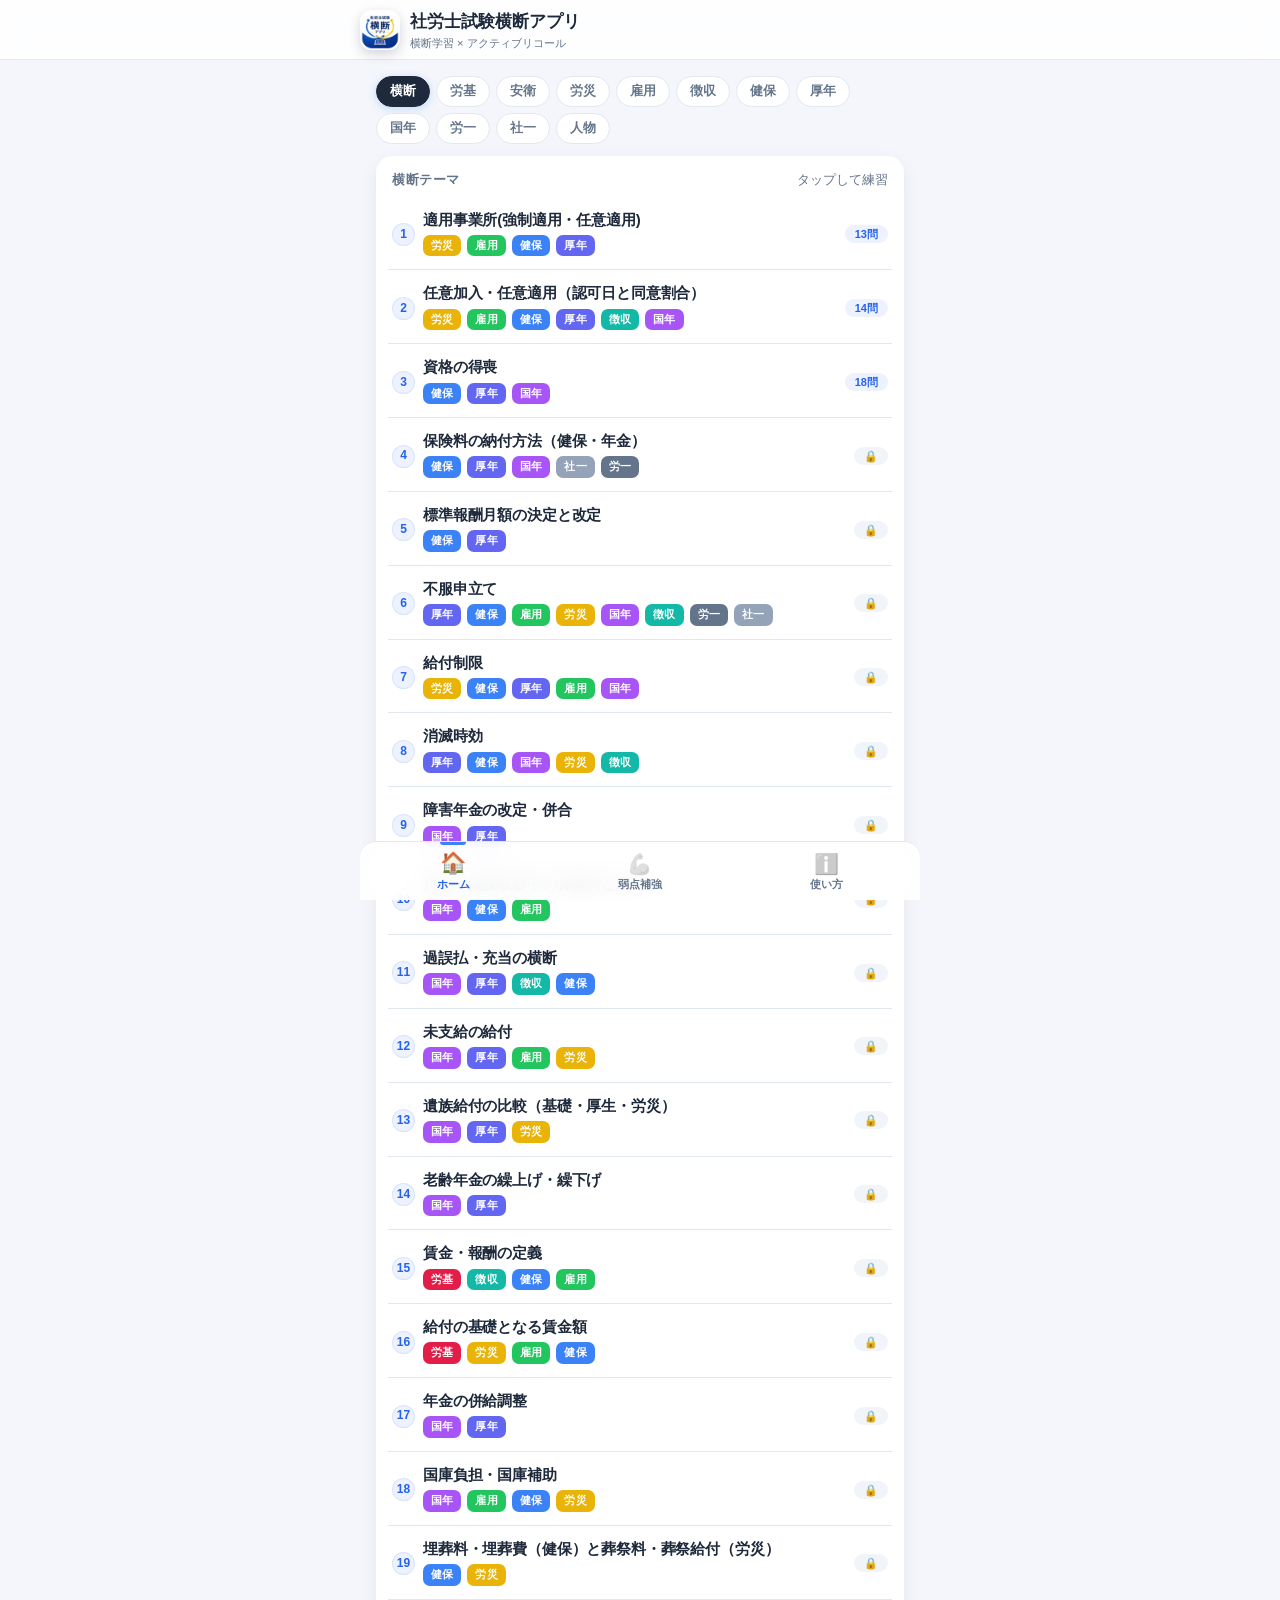
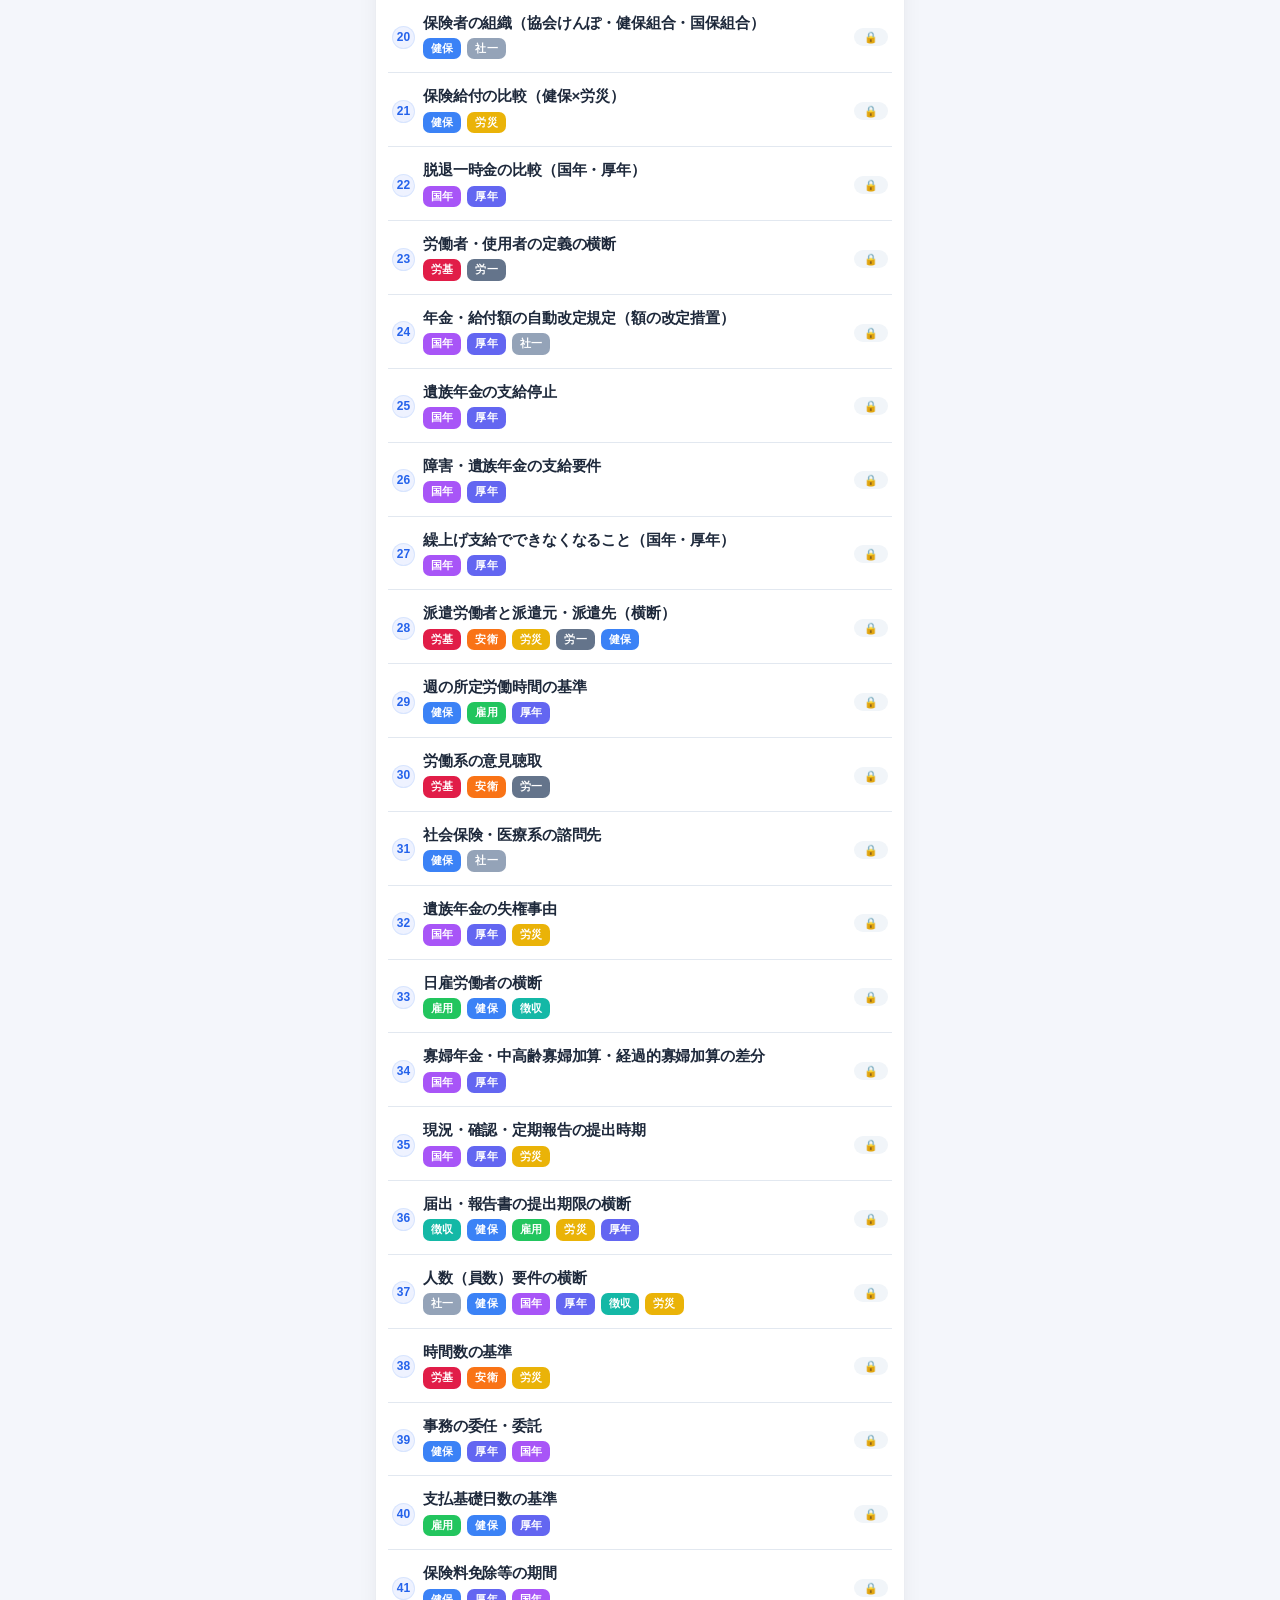
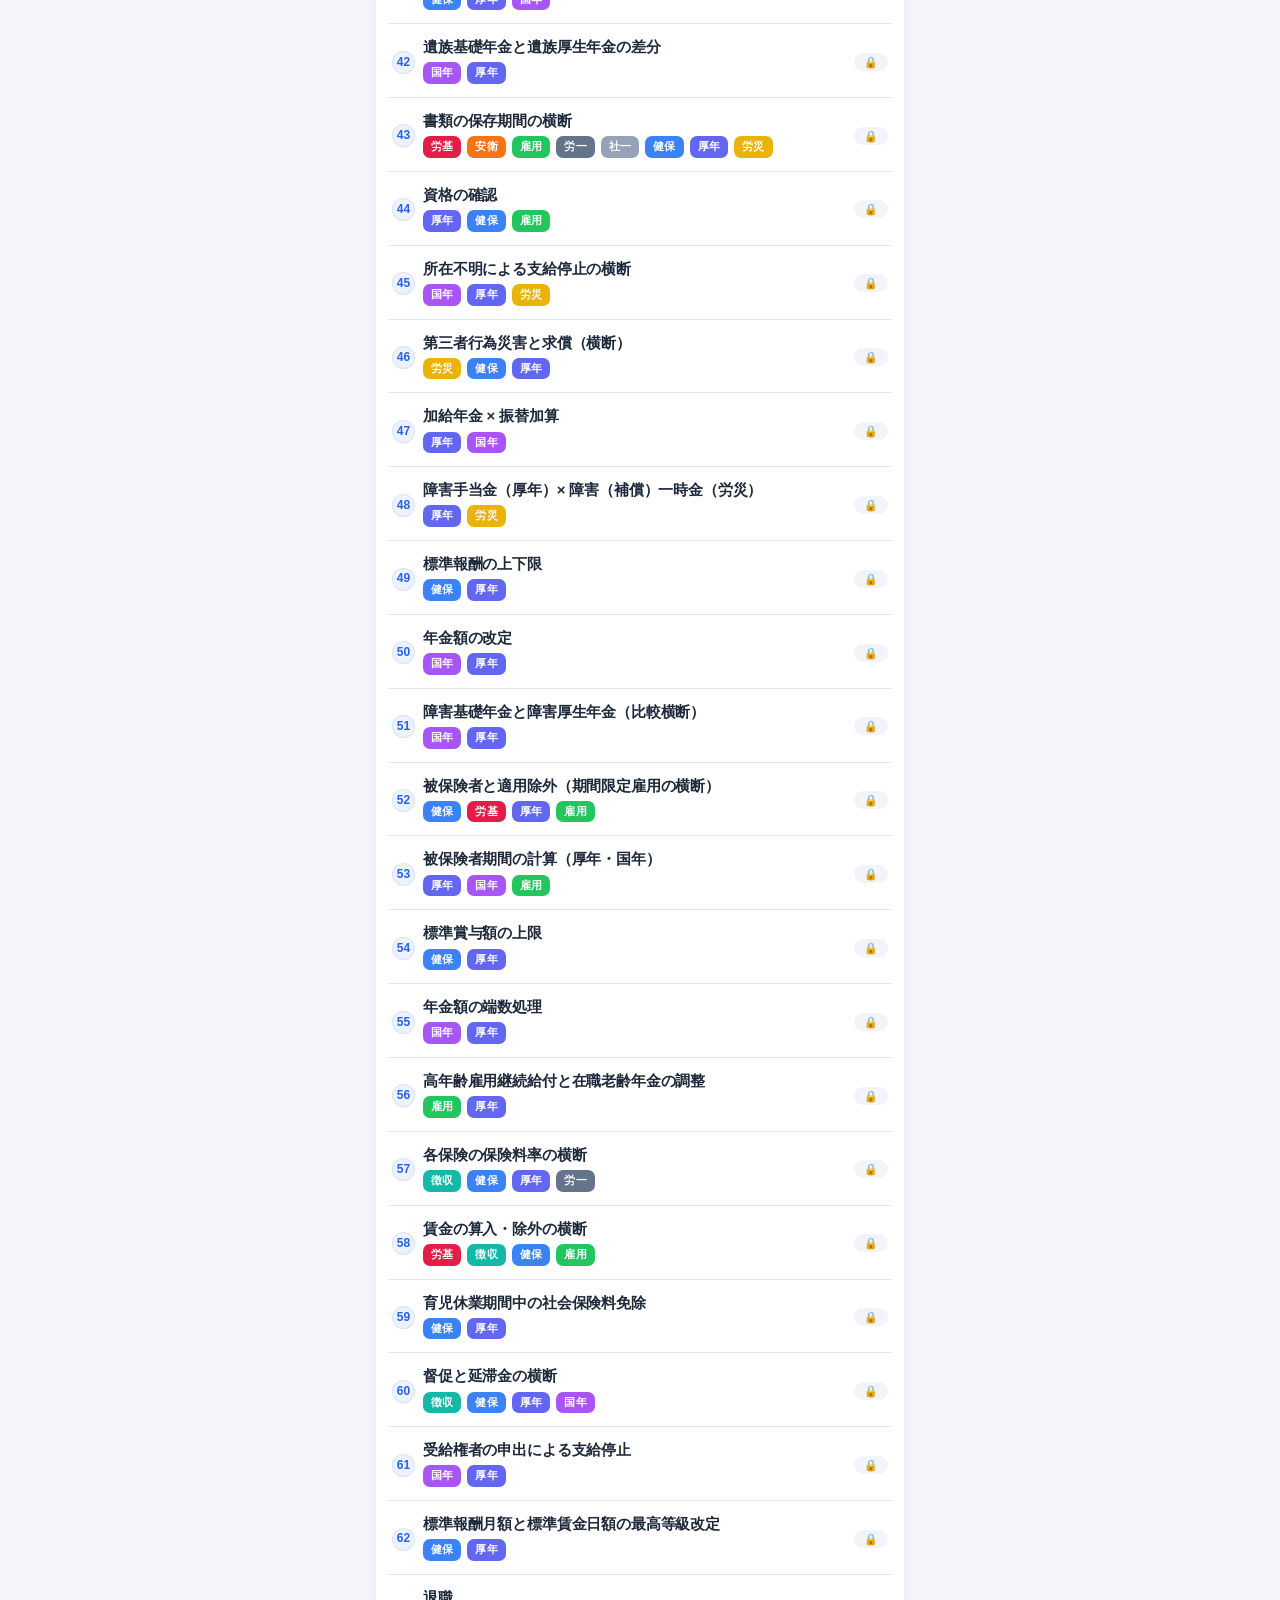
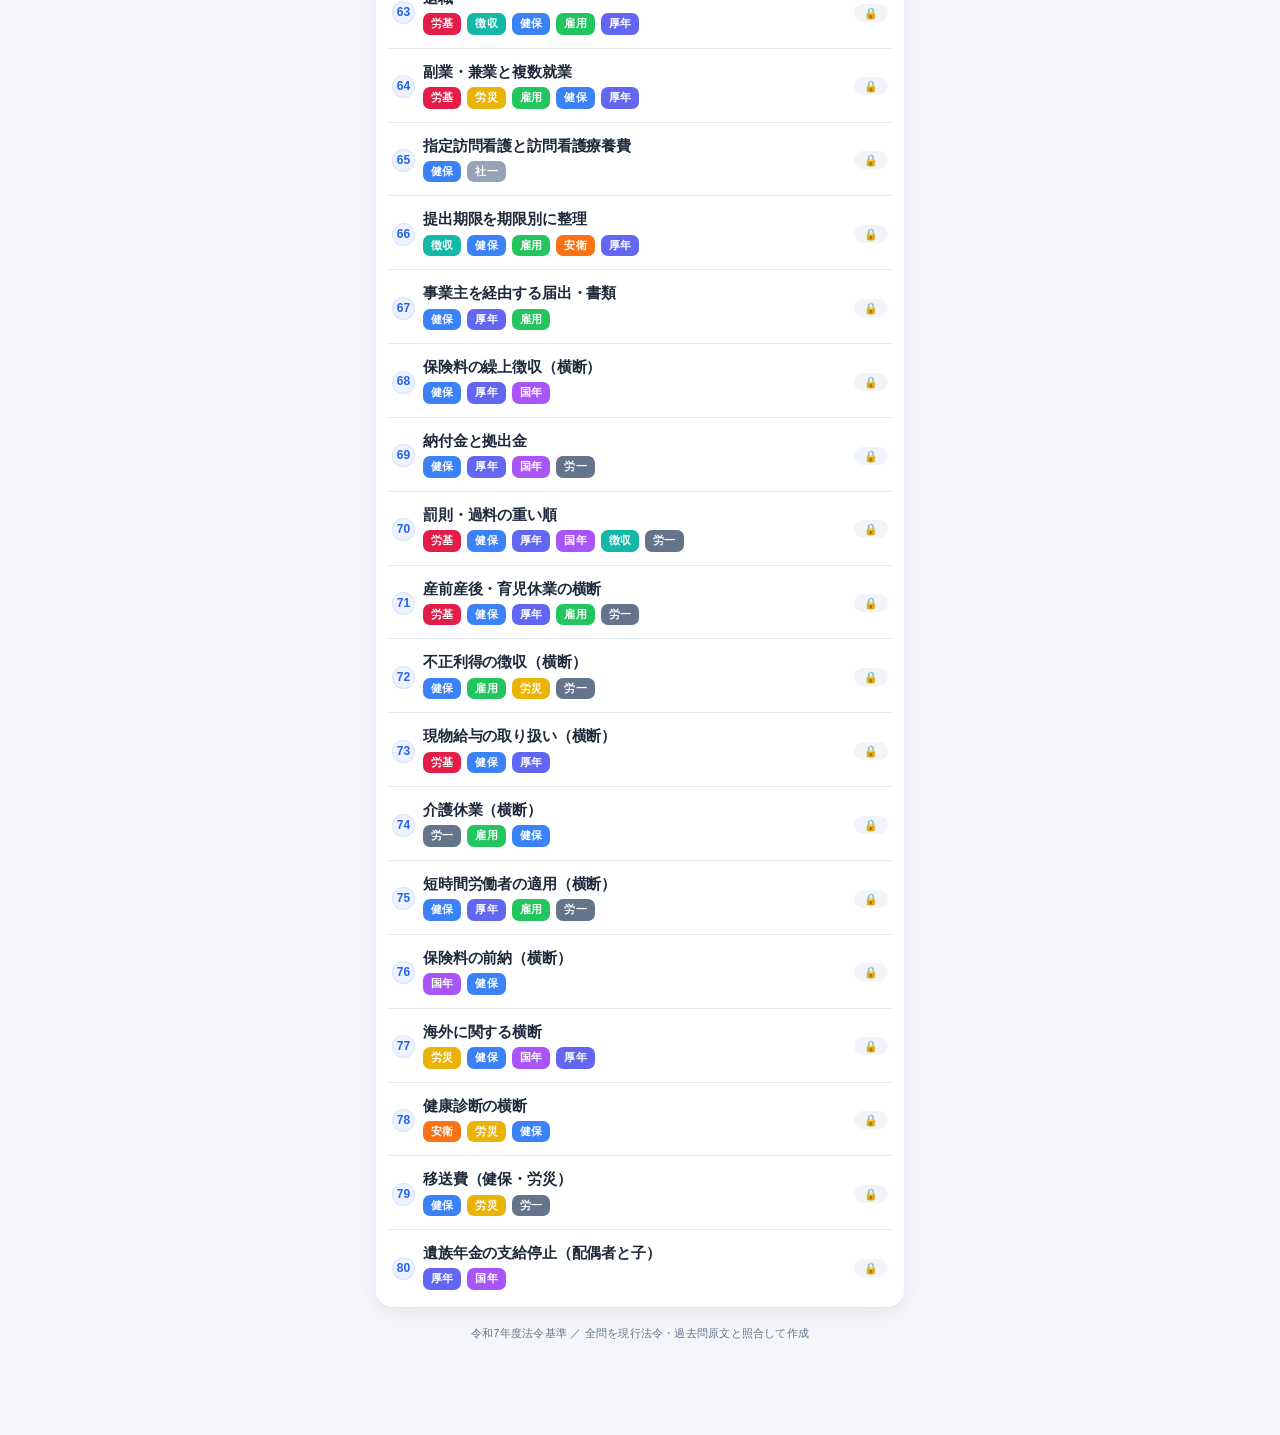
<file: index.html>
<!DOCTYPE html>
<html lang="ja">
<head>
  <meta charset="UTF-8" />
  <meta name="viewport" content="width=device-width, initial-scale=1.0, viewport-fit=cover" />
  <meta name="theme-color" content="#3b82f6" />
  <meta name="mobile-web-app-capable" content="yes" />
  <meta name="apple-mobile-web-app-capable" content="yes" />
  <meta name="apple-mobile-web-app-status-bar-style" content="default" />
  <meta name="apple-mobile-web-app-title" content="横断アプリ" />
  <title>社労士試験横断アプリ</title>
  <meta name="description" content="横断学習 × アクティブリコールで社労士試験に挑む学習アプリ" />
  <link rel="manifest" href="./manifest.webmanifest" />
  <link rel="apple-touch-icon" href="./icons/apple-touch-icon.png" />
  <link rel="icon" type="image/png" sizes="192x192" href="./icons/icon-192.png" />
  <link rel="stylesheet" href="./styles.css" />
</head>
<body>
  <header class="app-header">
    <div class="brand">
      <img class="logo" src="./icons/icon-192.png" alt="社労士試験 横断アプリ" />
      <div>
        <h1>社労士試験横断アプリ</h1>
        <p class="tagline-sm">横断学習 × アクティブリコール</p>
      </div>
    </div>
  </header>

  <main id="view" class="view">
    <div class="boot-splash" aria-hidden="true">
      <img src="./icons/icon-192.png" alt="" width="64" height="64" />
      <p>読み込み中…</p>
    </div>
  </main>

  <!-- スクリーンリーダー向け: 正誤など状態変化の読み上げ用 -->
  <div id="sr-live" class="sr-only" role="status" aria-live="assertive"></div>

  <nav class="bottom-nav" aria-label="主要メニュー">
    <button class="nav-item active" data-route="home" aria-label="ホーム"><span class="ni-ico" aria-hidden="true">🏠</span><span>ホーム</span></button>
    <button class="nav-item" data-route="review" aria-label="弱点補強"><span class="ni-ico" aria-hidden="true">💪</span><span>弱点補強</span></button>
    <button class="nav-item" data-route="info" aria-label="使い方"><span class="ni-ico" aria-hidden="true">ℹ️</span><span>使い方</span></button>
  </nav>

  <script src="./js/content.js" defer></script>
  <script src="./js/srs.js" defer></script>
  <script src="./js/storage.js" defer></script>
  <script src="./js/import.js" defer></script>
  <script src="./js/app.js" defer></script>
  <script src="./js/billing.js" defer></script>
</body>
</html>
</file>
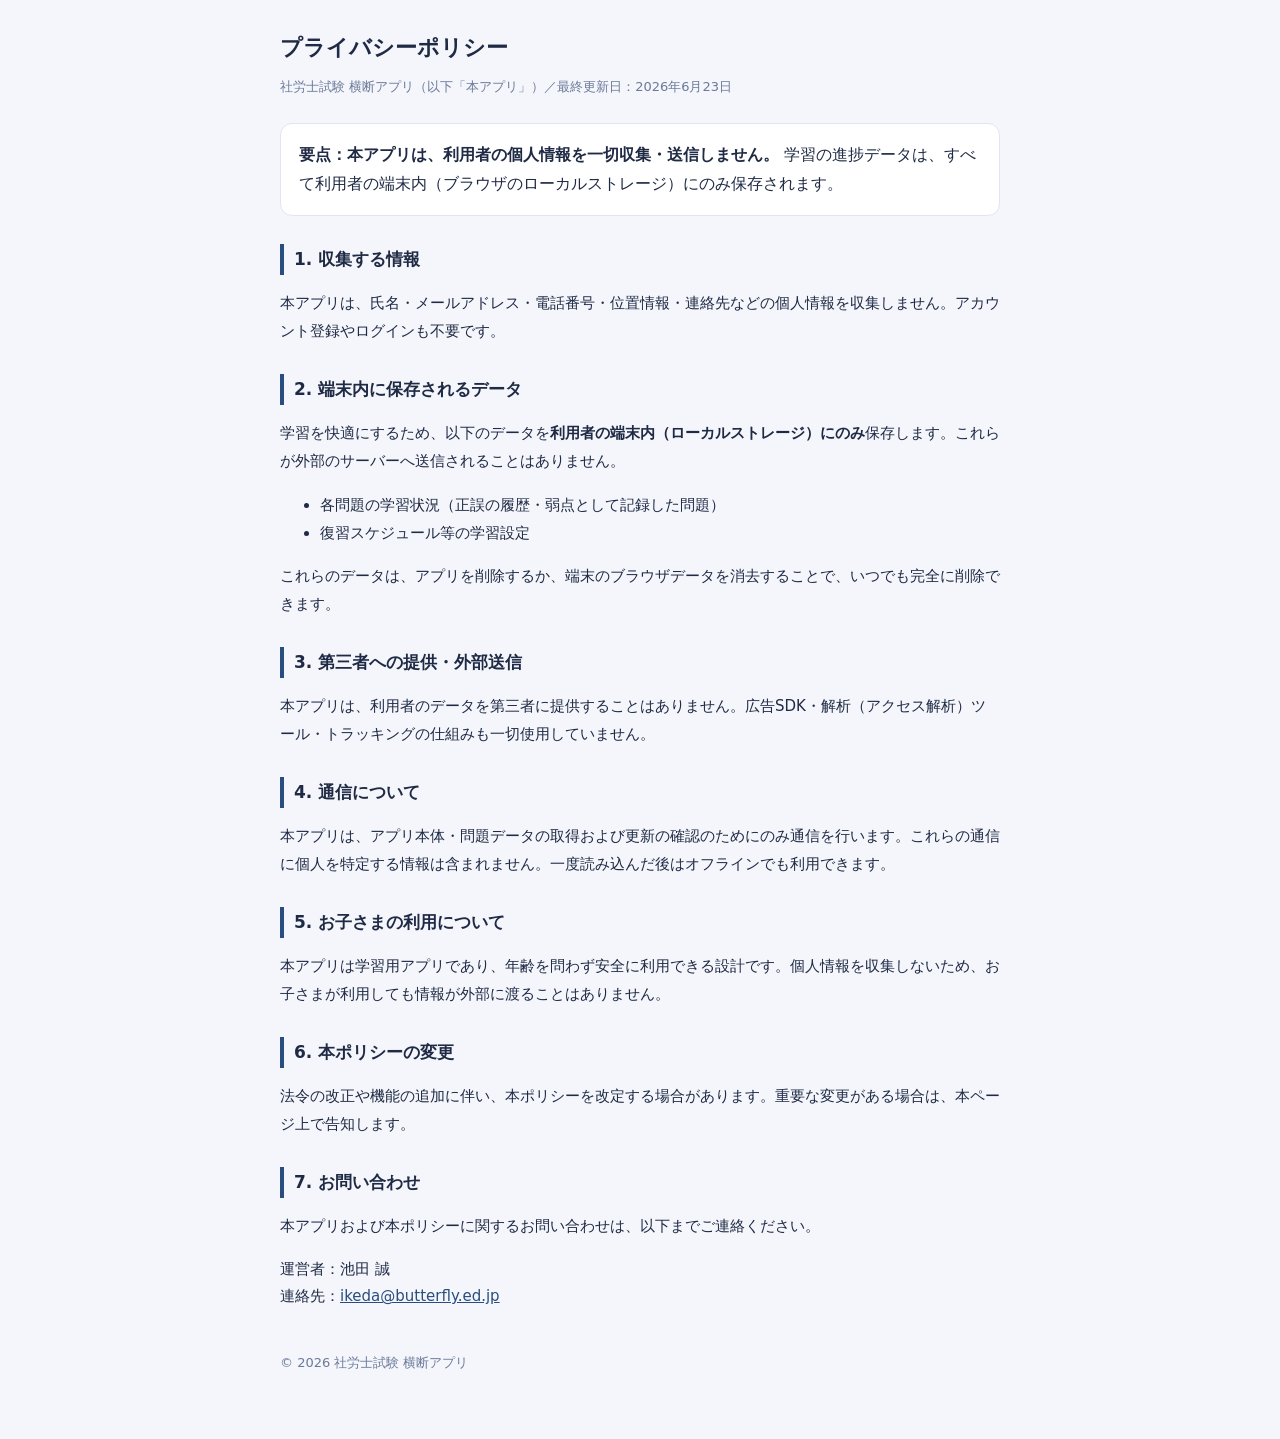
<file: privacy.html>
<!DOCTYPE html>
<html lang="ja">
<head>
  <meta charset="utf-8" />
  <meta name="viewport" content="width=device-width,initial-scale=1" />
  <title>プライバシーポリシー｜社労士試験 横断アプリ</title>
  <style>
    body{margin:0;font-family:system-ui,-apple-system,"Hiragino Sans",sans-serif;line-height:1.85;color:#1f2a44;background:#f4f6fb}
    main{max-width:720px;margin:0 auto;padding:28px 18px 64px}
    h1{font-size:22px;margin:0 0 6px}
    .upd{color:#6b7a99;font-size:13px;margin-bottom:24px}
    h2{font-size:17px;margin:28px 0 8px;border-left:4px solid #284d7f;padding-left:10px}
    p,li{font-size:15px}
    a{color:#284d7f}
    .box{background:#fff;border:1px solid #dfe6f2;border-radius:12px;padding:16px 18px;margin:14px 0}
    footer{margin-top:40px;color:#6b7a99;font-size:13px}
  </style>
</head>
<body>
<main>
  <h1>プライバシーポリシー</h1>
  <div class="upd">社労士試験 横断アプリ（以下「本アプリ」）／最終更新日：2026年6月23日</div>

  <div class="box">
    <strong>要点：本アプリは、利用者の個人情報を一切収集・送信しません。</strong>
    学習の進捗データは、すべて利用者の端末内（ブラウザのローカルストレージ）にのみ保存されます。
  </div>

  <h2>1. 収集する情報</h2>
  <p>本アプリは、氏名・メールアドレス・電話番号・位置情報・連絡先などの個人情報を収集しません。アカウント登録やログインも不要です。</p>

  <h2>2. 端末内に保存されるデータ</h2>
  <p>学習を快適にするため、以下のデータを<strong>利用者の端末内（ローカルストレージ）にのみ</strong>保存します。これらが外部のサーバーへ送信されることはありません。</p>
  <ul>
    <li>各問題の学習状況（正誤の履歴・弱点として記録した問題）</li>
    <li>復習スケジュール等の学習設定</li>
  </ul>
  <p>これらのデータは、アプリを削除するか、端末のブラウザデータを消去することで、いつでも完全に削除できます。</p>

  <h2>3. 第三者への提供・外部送信</h2>
  <p>本アプリは、利用者のデータを第三者に提供することはありません。広告SDK・解析（アクセス解析）ツール・トラッキングの仕組みも一切使用していません。</p>

  <h2>4. 通信について</h2>
  <p>本アプリは、アプリ本体・問題データの取得および更新の確認のためにのみ通信を行います。これらの通信に個人を特定する情報は含まれません。一度読み込んだ後はオフラインでも利用できます。</p>

  <h2>5. お子さまの利用について</h2>
  <p>本アプリは学習用アプリであり、年齢を問わず安全に利用できる設計です。個人情報を収集しないため、お子さまが利用しても情報が外部に渡ることはありません。</p>

  <h2>6. 本ポリシーの変更</h2>
  <p>法令の改正や機能の追加に伴い、本ポリシーを改定する場合があります。重要な変更がある場合は、本ページ上で告知します。</p>

  <h2>7. お問い合わせ</h2>
  <p>本アプリおよび本ポリシーに関するお問い合わせは、以下までご連絡ください。</p>
  <p>運営者：池田 誠<br>連絡先：<a href="mailto:ikeda@butterfly.ed.jp">ikeda@butterfly.ed.jp</a></p>

  <footer>© 2026 社労士試験 横断アプリ</footer>
</main>
</body>
</html>
</file>
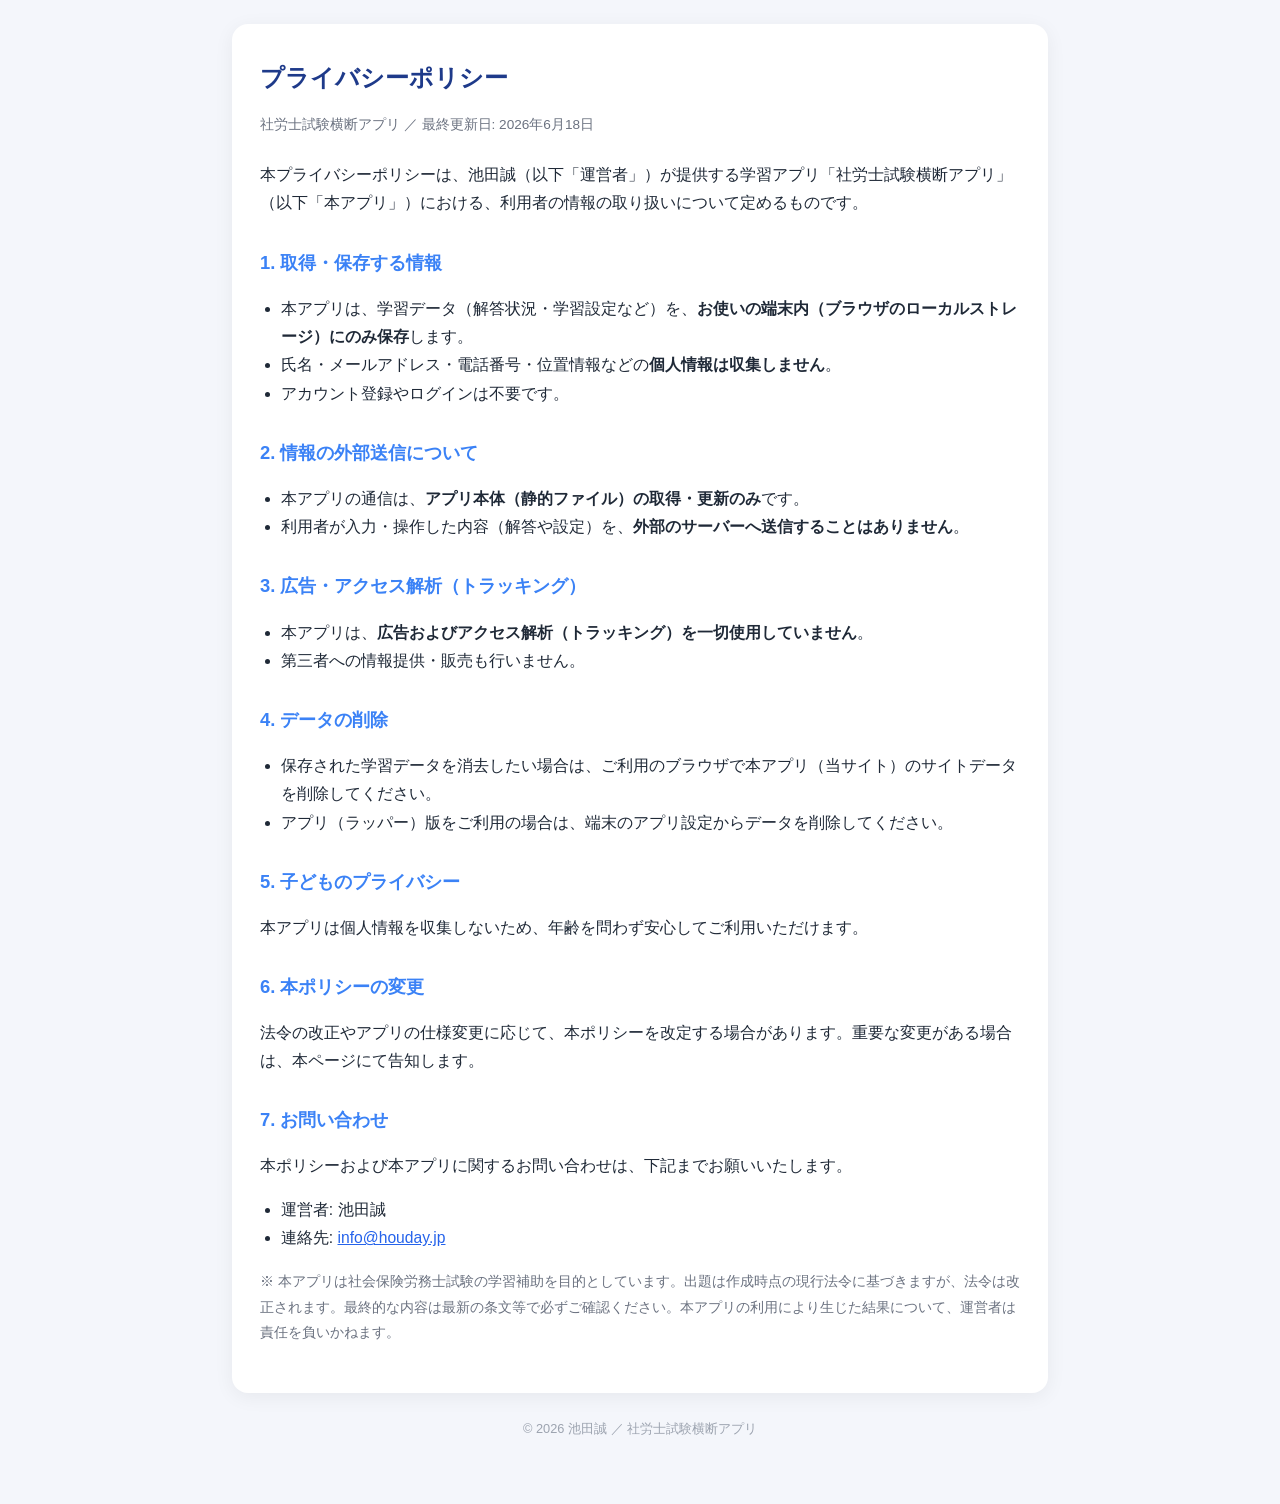
<file: store/privacy-policy.html>
<!DOCTYPE html>
<html lang="ja">
<head>
  <meta charset="UTF-8" />
  <meta name="viewport" content="width=device-width, initial-scale=1.0" />
  <meta name="robots" content="index, follow" />
  <title>プライバシーポリシー｜社労士試験横断アプリ</title>
  <meta name="description" content="社労士試験横断アプリのプライバシーポリシー。学習データは端末内にのみ保存し、個人情報の収集・送信は行いません。" />
  <style>
    :root { color-scheme: light; }
    body {
      font-family: -apple-system, BlinkMacSystemFont, "Hiragino Sans", "Yu Gothic", "Meiryo", sans-serif;
      line-height: 1.8;
      color: #1f2937;
      background: #f4f6fb;
      margin: 0;
      padding: 24px 16px 64px;
    }
    main {
      max-width: 760px;
      margin: 0 auto;
      background: #fff;
      border-radius: 16px;
      padding: 32px 28px;
      box-shadow: 0 4px 20px rgba(0,0,0,.06);
    }
    h1 { font-size: 1.5rem; margin: 0 0 4px; color: #1e3a8a; }
    h2 { font-size: 1.15rem; margin: 28px 0 8px; color: #3b82f6; }
    p, li { font-size: 0.98rem; }
    ul { padding-left: 1.3em; }
    .meta { color: #6b7280; font-size: 0.85rem; margin-bottom: 24px; }
    a { color: #2563eb; }
    .note { color: #6b7280; font-size: 0.9rem; }
    footer { max-width: 760px; margin: 24px auto 0; color: #9ca3af; font-size: 0.8rem; text-align: center; }
  </style>
</head>
<body>
  <main>
    <h1>プライバシーポリシー</h1>
    <p class="meta">社労士試験横断アプリ ／ 最終更新日: 2026年6月18日</p>

    <p>本プライバシーポリシーは、池田誠（以下「運営者」）が提供する学習アプリ「社労士試験横断アプリ」（以下「本アプリ」）における、利用者の情報の取り扱いについて定めるものです。</p>

    <h2>1. 取得・保存する情報</h2>
    <ul>
      <li>本アプリは、学習データ（解答状況・学習設定など）を、<b>お使いの端末内（ブラウザのローカルストレージ）にのみ保存</b>します。</li>
      <li>氏名・メールアドレス・電話番号・位置情報などの<b>個人情報は収集しません</b>。</li>
      <li>アカウント登録やログインは不要です。</li>
    </ul>

    <h2>2. 情報の外部送信について</h2>
    <ul>
      <li>本アプリの通信は、<b>アプリ本体（静的ファイル）の取得・更新のみ</b>です。</li>
      <li>利用者が入力・操作した内容（解答や設定）を、<b>外部のサーバーへ送信することはありません</b>。</li>
    </ul>

    <h2>3. 広告・アクセス解析（トラッキング）</h2>
    <ul>
      <li>本アプリは、<b>広告およびアクセス解析（トラッキング）を一切使用していません</b>。</li>
      <li>第三者への情報提供・販売も行いません。</li>
    </ul>

    <h2>4. データの削除</h2>
    <ul>
      <li>保存された学習データを消去したい場合は、ご利用のブラウザで本アプリ（当サイト）のサイトデータを削除してください。</li>
      <li>アプリ（ラッパー）版をご利用の場合は、端末のアプリ設定からデータを削除してください。</li>
    </ul>

    <h2>5. 子どものプライバシー</h2>
    <p>本アプリは個人情報を収集しないため、年齢を問わず安心してご利用いただけます。</p>

    <h2>6. 本ポリシーの変更</h2>
    <p>法令の改正やアプリの仕様変更に応じて、本ポリシーを改定する場合があります。重要な変更がある場合は、本ページにて告知します。</p>

    <h2>7. お問い合わせ</h2>
    <p>本ポリシーおよび本アプリに関するお問い合わせは、下記までお願いいたします。</p>
    <ul>
      <li>運営者: 池田誠</li>
      <li>連絡先: <a href="mailto:info@houday.jp">info@houday.jp</a></li>
    </ul>

    <p class="note">※ 本アプリは社会保険労務士試験の学習補助を目的としています。出題は作成時点の現行法令に基づきますが、法令は改正されます。最終的な内容は最新の条文等で必ずご確認ください。本アプリの利用により生じた結果について、運営者は責任を負いかねます。</p>
  </main>
  <footer>© 2026 池田誠 ／ 社労士試験横断アプリ</footer>
</body>
</html>
</file>
<file: styles.css>
/* ============================================================================
   社労士 横断マスター — スタイル
   モバイルファースト。落ち着いた学習向けの配色。
   ============================================================================ */
:root {
  --bg: #f4f6fb;
  --surface: #ffffff;
  --ink: #1e293b;
  --muted: #64748b;
  --line: #e2e8f0;
  --brand: #3b82f6;
  --brand-d: #2563eb;
  --radius: 16px;
  --shadow: 0 1px 3px rgba(15, 23, 42, .06), 0 8px 24px rgba(15, 23, 42, .05);
  --maxw: 560px;
}

* { box-sizing: border-box; -webkit-tap-highlight-color: transparent; }
html, body { margin: 0; padding: 0; }
body {
  font-family: -apple-system, BlinkMacSystemFont, 'Hiragino Kaku Gothic ProN',
    'Noto Sans JP', Meiryo, sans-serif;
  background: var(--bg);
  color: var(--ink);
  line-height: 1.6;
  -webkit-font-smoothing: antialiased;
  padding-bottom: calc(72px + env(safe-area-inset-bottom));
}

/* ---- ヘッダー ---- */
.app-header {
  position: sticky; top: 0; z-index: 20;
  background: rgba(255, 255, 255, .85);
  backdrop-filter: saturate(180%) blur(12px);
  border-bottom: 1px solid var(--line);
  padding: 10px 16px 6px 16px;
  padding-top: max(8px, env(safe-area-inset-top));
}
.brand { display: flex; align-items: center; gap: 10px; max-width: var(--maxw); margin: 0 auto; }
.logo {
  width: 40px; height: 40px; border-radius: 11px;
  object-fit: cover; display: block;
  box-shadow: 0 4px 12px rgba(15, 23, 42, .18);
}
.app-header h1 { font-size: 17px; margin: 0; }
.tagline-sm { font-size: 11px; color: var(--muted); margin: 0; }

/* ---- レイアウト ---- */
.view { max-width: var(--maxw); margin: 0 auto; padding: 16px; }
.hero { padding: 8px 4px 16px; }
.hero h2 { font-size: 22px; margin: 0 0 4px; letter-spacing: -.01em; }
.hero.compact h2 { font-size: 19px; }
.muted { color: var(--muted); }
.small { font-size: 12.5px; }
.note {
  margin: 12px 0 0; padding: 10px 12px; font-size: 13px;
  background: #f1f5fd; border-radius: 10px; color: #334155;
}

/* ---- 記憶の宮殿(要点の覚え方の一例) ---- */
.palace-tip {
  margin: 12px 0 0; padding: 12px 14px; border-radius: 12px;
  background: linear-gradient(135deg, #faf5ff, #eef2ff);
  border: 1px solid #e9d5ff;
}
.pt-head { font-weight: 800; font-size: 13.5px; color: #7c3aed; margin-bottom: 4px; }
.pt-intro { margin: 0 0 8px; font-size: 12.5px; color: #475569; line-height: 1.6; }
.pt-steps { list-style: none; margin: 0; padding: 0; display: grid; gap: 8px; counter-reset: pt; }
.pt-steps li {
  position: relative; padding-left: 30px; counter-increment: pt;
  font-size: 13px; line-height: 1.6;
}
.pt-steps li::before {
  content: counter(pt); position: absolute; left: 0; top: 1px;
  width: 21px; height: 21px; border-radius: 50%;
  background: #a855f7; color: #fff; font-size: 11.5px; font-weight: 800;
  display: grid; place-items: center;
}
.pt-spot { display: inline-block; font-weight: 800; color: #6d28d9; margin-right: 6px; }
.pt-story { color: #334155; }
[data-theme="dark"] .palace-tip { background: linear-gradient(135deg, #271d3f, #1d2440); border-color: #4c1d95; }
[data-theme="dark"] .pt-intro { color: #cbd5e1; }
[data-theme="dark"] .pt-spot { color: #c4b5fd; }
[data-theme="dark"] .pt-story { color: #e2e8f0; }
[data-theme="dark"] .pt-head { color: #c4b5fd; }

/* ---- 制度のポイント解説(差分セリフ) ---- */
.voices { margin: 12px 0 0; padding: 12px 14px; border-radius: 12px; background: #f8fafc; border: 1px solid var(--line); }
.vc-head { font-weight: 800; font-size: 13.5px; color: #334155; margin-bottom: 8px; }
.vc-row { display: grid; grid-template-columns: auto 1fr; gap: 8px; align-items: start; margin-bottom: 10px; }
.vc-who { display: flex; flex-direction: column; align-items: center; gap: 3px; width: 56px; }
.vc-face {
  width: 44px; height: 44px; border-radius: 50%;
  object-fit: cover; object-position: center top;
  border: 2px solid var(--vc, #64748b); background: #fff;
}
/* 画像未作成のときの枠だけ確保するプレースホルダ(人物横断のイラスト用) */
.vc-face.vc-ph {
  border-style: dashed; border-color: var(--vc, #cbd5e1);
  background: repeating-linear-gradient(45deg, #f8fafc, #f8fafc 4px, #eef2f7 4px, #eef2f7 8px);
}
.vc-face.vc-ph::after { content: "人"; display: flex; align-items: center; justify-content: center; height: 100%; color: var(--vc, #94a3b8); font-size: 13px; font-weight: 800; }
.vc-name {
  text-align: center; font-size: 10.5px; font-weight: 800; color: #fff; line-height: 1.2;
  background: var(--vc, #64748b); border-radius: 8px; padding: 2px 6px;
}
.vc-line {
  font-size: 13.5px; line-height: 1.6; color: #1e293b;
  background: #fff; border: 1px solid var(--line); border-left: 3px solid var(--vc, #64748b);
  border-radius: 8px; padding: 7px 10px;
}
[data-theme="dark"] .voices { background: #0f172a; }
[data-theme="dark"] .vc-head { color: #cbd5e1; }
[data-theme="dark"] .vc-line { background: #1e293b; color: #e2e8f0; }

/* ---- 覚え方ページ ---- */
.mg-text { font-size: 14px; line-height: 1.8; margin: 6px 0 0; }
.mg-steps { margin: 8px 0 0; padding-left: 22px; }
.mg-steps li { font-size: 14px; line-height: 1.7; margin-bottom: 6px; }
.mg-list { list-style: none; margin: 8px 0 0; padding: 0; }
.mg-list li { font-size: 14px; line-height: 1.7; margin-bottom: 8px; }
.mg-apply { border: 1px solid #e9d5ff; background: linear-gradient(135deg, #faf5ff, #eef2ff); }
[data-theme="dark"] .mg-apply { background: linear-gradient(135deg, #271d3f, #1d2440); border-color: #4c1d95; }

/* ---- 統計グリッド ---- */
.stat-grid { display: grid; grid-template-columns: repeat(2, 1fr); gap: 10px; margin-bottom: 16px; }
.stat-grid.tight { grid-template-columns: repeat(3, 1fr); }
.stat {
  background: var(--surface); border-radius: var(--radius);
  padding: 14px; text-align: center; box-shadow: var(--shadow);
}
.stat-num { font-size: 28px; font-weight: 800; line-height: 1.1; color: var(--brand-d); }
.stat-num small { font-size: 14px; color: var(--muted); font-weight: 600; }
.stat-lbl { font-size: 11.5px; color: var(--muted); margin-top: 2px; }

/* ---- ボタン ---- */
.btn-primary {
  display: inline-flex; align-items: center; justify-content: center;
  background: var(--brand); color: #fff; border: none;
  border-radius: 12px; padding: 12px 18px; font-size: 15px; font-weight: 700;
  cursor: pointer; transition: transform .06s, background .2s;
  box-shadow: 0 6px 16px rgba(59, 130, 246, .3);
}
.btn-primary:active { transform: scale(.98); background: var(--brand-d); }
.btn-primary.big { width: 100%; padding: 16px; font-size: 16px; margin-bottom: 16px; }
.btn-ghost {
  background: var(--surface); color: var(--ink); border: 1px solid var(--line);
  border-radius: 12px; padding: 11px 14px; font-size: 14px; font-weight: 600; cursor: pointer;
}
.btn-ghost.danger { color: #dc2626; border-color: #fecaca; }
.btn-ghost.big { width: 100%; padding: 14px; font-size: 15px; }
.weak-btn { margin: -6px 0 16px; color: var(--brand-d); }
.imp-btn { margin: -6px 0 16px; color: #7c3aed; }
.mode-badge.imp { background: #8b5cf6; }
.mode-badge {
  font-size: 11px; font-weight: 700; color: #fff; background: #f59e0b;
  border-radius: 99px; padding: 3px 10px; white-space: nowrap;
}
.link-back { background: none; border: none; color: var(--brand-d); font-size: 14px; cursor: pointer; padding: 4px 0 10px; }

/* ---- カードボックス ---- */
.card-box {
  background: var(--surface); border-radius: var(--radius);
  padding: 16px; box-shadow: var(--shadow); margin-bottom: 16px;
}
.card-box h3 { margin: 0 0 2px; font-size: 15px; }
.chart { width: 100%; height: 180px; display: block; margin-top: 8px; }
.chart.tall { height: 220px; }

/* ---- チップ / 科目タグ ---- */
.topic-mini { display: flex; flex-wrap: wrap; gap: 8px; margin-top: 10px; }
.chip {
  background: #eef2ff; color: var(--brand-d); border: none;
  border-radius: 999px; padding: 7px 13px; font-size: 13px; font-weight: 600; cursor: pointer;
}
.chip:active { background: #e0e7ff; }
.subj-tags { display: flex; flex-wrap: wrap; gap: 5px; margin-top: 8px; }
.subj {
  font-size: 11px; font-weight: 700; color: #fff; background: var(--c, #888);
  border-radius: 6px; padding: 2px 7px;
}

/* ---- テーマ検索 ---- */
.theme-search {
  width: 100%; box-sizing: border-box;
  background: var(--surface); border: 1px solid var(--line); border-radius: 12px;
  padding: 11px 14px; font-size: 14px; color: var(--ink);
  margin-bottom: 10px; box-shadow: var(--shadow);
}
.theme-search:focus { outline: 2px solid var(--brand); outline-offset: -1px; }
.subj-filter.dim { opacity: .45; }

/* ---- 法令基準の表記 ---- */
.info-page { display: flex; flex-direction: column; gap: 12px; }
.info-h { font-size: 18px; margin: 4px 2px 0; }
.info-card { padding: 14px 16px; }
.info-card h3 { font-size: 15px; margin: 0 0 8px; }
.info-card p { font-size: 13.5px; line-height: 1.7; margin: 6px 0; }
.info-steps, .info-list { margin: 6px 0 0; padding-left: 1.25em; font-size: 13.5px; line-height: 1.8; }
.info-steps li, .info-list li { margin: 5px 0; }
.info-link { color: var(--brand-d); font-weight: 700; word-break: break-all; }
.info-small { font-size: 12px; }
.law-basis {
  text-align: center; font-size: 11px; color: var(--muted);
  margin: 18px 0 4px; letter-spacing: .02em;
}

/* ---- 横断テーマ一覧 ---- */
.topic-list { display: grid; gap: 12px; }
.palace-btn { margin-bottom: 16px; color: var(--brand-d); }

/* ---- 記憶の宮殿 ---- */
.palace { display: grid; gap: 10px; }
.palace-room {
  display: flex; gap: 12px; align-items: flex-start; text-align: left; width: 100%;
  background: var(--surface); border: 1px solid var(--line); border-radius: var(--radius);
  padding: 14px; box-shadow: var(--shadow); cursor: pointer;
}
.palace-room:active { transform: scale(.99); }
.palace-num {
  width: 26px; height: 26px; flex: none; border-radius: 50%;
  background: var(--brand); color: #fff; font-weight: 800; font-size: 13px;
  display: grid; place-items: center; margin-top: 2px;
}
.palace-body { display: flex; flex-direction: column; gap: 2px; }
.palace-place { font-weight: 800; font-size: 15.5px; }
.palace-hook { font-size: 12.5px; color: var(--muted); line-height: 1.5; }
.palace-topic { font-size: 12px; color: var(--brand-d); font-weight: 700; margin-top: 2px; }
.topic-card {
  background: var(--surface); border-radius: var(--radius); padding: 16px;
  box-shadow: var(--shadow); cursor: pointer; transition: transform .06s;
  border: 1px solid transparent;
}
.topic-card:active { transform: scale(.99); border-color: var(--line); }
.topic-head { display: flex; align-items: center; justify-content: space-between; }
.topic-head h3 { margin: 0; font-size: 16px; }
.pill { background: #eef2ff; color: var(--brand-d); border-radius: 999px; font-size: 11px; font-weight: 700; padding: 2px 9px; white-space: nowrap; flex: none; }
.topic-prog { display: flex; align-items: center; gap: 8px; margin-top: 10px; }
.mini-track { flex: 1; height: 6px; background: #eef2f7; border-radius: 99px; overflow: hidden; }
.mini-fill { height: 100%; background: linear-gradient(90deg, var(--brand), #6366f1); }

/* ---- 横断テーマ 優先順位テーブル(ホーム) ---- */
.prio-box { padding: 12px 12px 6px; }
.prio-head { display: flex; align-items: baseline; justify-content: space-between; padding: 4px 4px 8px; }
.prio-head h3 { margin: 0; font-size: 15px; }
.prio-table { width: 100%; border-collapse: collapse; }
.prio-row { cursor: pointer; border-top: 1px solid var(--line); transition: background .06s; }
.prio-table tr:first-child { border-top: none; }
.prio-row:active { background: rgba(59,130,246,.06); }
.prio-row > td { padding: 11px 4px; vertical-align: middle; }
.prio-rank { width: 34px; text-align: center; }
.rank-no {
  display: inline-grid; place-items: center; width: 24px; height: 24px;
  border-radius: 50%; background: var(--rc, #cbd5e1); color: #fff;
  font-size: 12px; font-weight: 800;
}
.prio-main { width: 100%; }
.prio-title { font-size: 14.5px; font-weight: 700; line-height: 1.35; }
.prio-main .subj-tags { margin-top: 5px; }
.prio-stat { width: 96px; text-align: right; }
.prio-stat .mini-track { width: 88px; margin-left: auto; }
.prio-meta { display: flex; align-items: center; justify-content: flex-end; gap: 6px; margin-top: 6px; }
.prio-badge { font-size: 10.5px; font-weight: 800; border-radius: 6px; padding: 2px 6px; white-space: nowrap; }
.prio-badge.new { background: #f1f5f9; color: #94a3b8; }
.prio-badge.due { background: #fef3c7; color: #b45309; }
.prio-badge.ok  { background: #dcfce7; color: #15803d; }
.prio-empty { padding: 18px 4px; text-align: center; }
[data-theme="dark"] .prio-badge.new { background: #1e293b; color: #64748b; }
[data-theme="dark"] .prio-badge.due { background: #3b2f12; color: #fbbf24; }
[data-theme="dark"] .prio-badge.ok  { background: #14321f; color: #4ade80; }

/* ---- 科目フィルタ(ホーム) ---- */
.subj-filter { display: flex; flex-wrap: wrap; gap: 6px; margin-bottom: 12px; }
.sfchip {
  border: 1px solid var(--line); background: var(--surface); color: var(--muted);
  border-radius: 999px; padding: 5px 12px; font-size: 12.5px; font-weight: 700; cursor: pointer;
}
.sfchip.on { background: var(--c, var(--brand)); border-color: var(--c, var(--brand)); color: #fff; }
.sfchip:first-child.on { background: var(--ink); border-color: var(--ink); }

/* ---- 比較テーブル ---- */
.table-wrap { overflow-x: auto; -webkit-overflow-scrolling: touch; }
table.cmp { width: 100%; border-collapse: collapse; font-size: 13px; }
/* 多列(3列以上)の表は自然幅で横スクロール。狭い画面で各セルが潰れないように */
table.cmp.wide { width: auto; min-width: 100%; }
table.cmp.wide td, table.cmp.wide th { min-width: 6.5em; }
table.cmp.wide td.rowhdr { min-width: 5.5em; }
/* 横スクロール可能なことを示す右端フェード(スクロール領域に position 付与) */
.table-wrap { position: relative; }
.table-wrap::after {
  content: ""; position: absolute; top: 0; right: 0; width: 22px; height: 100%;
  background: linear-gradient(90deg, transparent, var(--surface));
  pointer-events: none; opacity: .9;
}
table.cmp th {
  background: #f1f5fd; color: #334155; font-weight: 700; text-align: left;
  padding: 9px 10px; white-space: normal; word-break: break-word; line-height: 1.4;
}
table.cmp td { padding: 9px 10px; border-top: 1px solid var(--line); vertical-align: top; line-height: 1.5; white-space: normal; overflow-wrap: anywhere; word-break: break-word; }
table.cmp td.rowhdr { font-weight: 700; color: var(--ink); white-space: normal; word-break: break-word; }
table.cmp td.rowhdr.merged { vertical-align: middle; }
table.cmp tbody tr:nth-child(even) td { background: #fafbfe; }

/* ---- 法律ごとの色分け(行) ---- */
table.cmp tbody tr.lawrow td { background: color-mix(in srgb, var(--rowc) 13%, var(--surface)); }
table.cmp tbody tr.lawrow td.rowhdr { box-shadow: inset 4px 0 0 var(--rowc); }

/* ---- 答え列ごとの色分け(5年=青/2年=橙 等。行色より優先) ---- */
table.cmp th.colh { color: var(--colc); border-bottom: 2px solid var(--colc); }
table.cmp tbody tr td.ans.colc { background: color-mix(in srgb, var(--colc) 12%, var(--surface)); }
/* 短い答え(数字・割合・キーワード)は大きく太字・中央寄せで主役に */
table.cmp td.ans.short, table.cmp td.wordcloze.short { text-align: center; font-size: 1.18em; font-weight: 800; }
table.cmp td.ans.short .mask, table.cmp td.wordcloze.short .cloze { font-weight: 800; }
/* emCols: 指定列を全部太字＋センタリング（セルの長短に関わらず） */
table.cmp td.ans.em { text-align: center; font-weight: 800; }
table.cmp td.ans.em .mask, table.cmp td.ans.em .cloze { font-weight: 800; }

/* ---- 赤シート(答えを隠す) ---- */
.sheet-bar { display: flex; align-items: center; gap: 8px; margin-bottom: 10px; flex-wrap: wrap; }
.chip2 {
  background: #eef2ff; color: var(--brand-d); border: none; border-radius: 99px;
  padding: 7px 13px; font-size: 13px; font-weight: 700; cursor: pointer;
}
.chip2:active { transform: scale(.96); }
.sheet-hint { margin-left: auto; }
table.cmp td.ans .mask {
  border-radius: 4px; padding: 0 2px; transition: background .12s, color .12s;
}
/* シートON時: 答えを赤ブロックで隠す。幅は答えの長さのまま(固定しない)。タップで表示 */
.sheet table.cmp td.ans .mask {
  display: inline;
  background: #e11d48; color: transparent; cursor: pointer;
  -webkit-user-select: none; user-select: none;
}
.sheet table.cmp td.ans .mask.revealed {
  background: transparent; color: inherit;
}
/* 語句単位の赤シート(太字だけ隠す。Anki方式) */
table.cmp td.wordcloze { white-space: normal; }
.nbr { white-space: nowrap; }
table.cmp td.wordcloze .cloze {
  border-radius: 3px; padding: 0 2px; font-weight: 700;
  transition: background .12s, color .12s;
}
.sheet table.cmp td.wordcloze .cloze {
  background: #e11d48; color: transparent; cursor: pointer;
  -webkit-user-select: none; user-select: none;
}
.sheet table.cmp td.wordcloze .cloze.revealed {
  background: transparent; color: #be123c;
}
/* 赤シートをめくった答えが長いとき、横に伸びず適切に折り返す */
table.cmp td.ans, table.cmp td.wordcloze {
  overflow-wrap: anywhere; word-break: break-word; line-height: 1.55;
}
.sheet table.cmp td.ans .mask.revealed {
  overflow-wrap: anywhere; word-break: break-word;
}
.row-x { color: #ef4444; font-weight: 800; margin-right: 5px; }

/* ---- スマホでは比較表を画面幅に収める(横スクロールを出さない) ---- */
@media (max-width: 600px) {
  table.cmp { font-size: 12px; }
  table.cmp.wide { width: 100%; min-width: 0; table-layout: fixed; }
  table.cmp.wide td, table.cmp.wide th { min-width: 0; }
  table.cmp.wide td.rowhdr { min-width: 0; }
  table.cmp th, table.cmp td { padding: 6px 5px; }
  .table-wrap::after { display: none; }
}

/* ---- 表テスト ---- */
.tt-prompt-label { font-size: 12px; color: var(--muted); margin-bottom: 4px; }
.tt-answers {
  margin-top: auto; padding-top: 18px; border-top: 1px solid var(--line);
  opacity: 0; transform: translateY(6px); transition: opacity .25s, transform .25s;
}
.tt-answers.show { opacity: 1; transform: none; }
.tt-ans-row { display: flex; gap: 10px; padding: 5px 0; }
.tt-ans-label { font-size: 12px; color: var(--muted); min-width: 84px; flex: none; }
.tt-ans-val { font-weight: 700; }
.tt-actions { margin-top: 16px; }
.tt-actions .btn-primary.big { margin-bottom: 0; }
.tt-actions.two { display: grid; grid-template-columns: 1fr 1fr; gap: 10px; }
.mode-badge.tt { background: #3b82f6; }
.tt-wrong {
  text-align: left; background: var(--surface); border-radius: 12px;
  padding: 12px 16px; margin: 14px auto 0; max-width: 360px; box-shadow: var(--shadow);
}
.tt-wrong ul { margin: 6px 0 0; padding-left: 18px; }
.tt-wrong li { margin: 3px 0; }

/* ---- 復習(アクティブリコール) ---- */
.rv-top { display: flex; align-items: center; gap: 10px; margin-bottom: 16px; }
.rv-progress { flex: 1; height: 6px; background: #e2e8f0; border-radius: 99px; overflow: hidden; }
.rv-fill { height: 100%; background: var(--brand); transition: width .25s; }

.recall {
  background: var(--surface); border-radius: var(--radius); box-shadow: var(--shadow);
  padding: 16px 18px; display: flex; flex-direction: column;
  /* 設問・解説の長さによらず白いカードの大きさを一定に見せる(短い問題でも縮まない) */
  min-height: 360px;
}
.recall-meta { display: flex; align-items: center; gap: 8px; flex-wrap: wrap; margin-bottom: 10px; }
.recall-meta .subj-line { display: inline-flex; gap: 4px; }
.topic-name { font-size: 12px; color: var(--muted); }
.src-badge {
  font-size: 10.5px; font-weight: 700; color: var(--muted);
  background: var(--track, #eef2f7); border-radius: 6px; padding: 2px 7px;
}
.ret-badge {
  margin-left: auto; font-size: 11px; font-weight: 700; color: var(--brand-d);
  background: #eef2ff; border-radius: 99px; padding: 2px 9px;
}
.ret-badge.new { color: #16a34a; background: #dcfce7; }
.q { font-size: 19px; font-weight: 700; line-height: 1.5; }
.q-subj {
  display: inline-block; font-size: 12px; font-weight: 800; color: #fff;
  background: var(--c, #64748b); border-radius: 7px; padding: 2px 9px;
  margin-right: 8px; vertical-align: middle; letter-spacing: .02em;
}
.hint {
  margin-top: 14px; font-size: 13px; color: var(--brand-d); cursor: pointer;
  align-self: flex-start; border-bottom: 1px dashed var(--brand);
}
.hint.open { color: var(--muted); border: none; cursor: default; }
.a {
  margin-top: 0; max-height: 0; overflow: hidden; padding-top: 0; border-top: 0 solid var(--line);
  font-size: 20px; font-weight: 800; color: #0f172a;
  opacity: 0; transition: opacity .25s;
}
.a.show {
  margin-top: 16px; max-height: none; overflow: visible; padding-top: 16px; border-top-width: 1px;
  opacity: 1;
}

/* 復習の操作ボタン(○×/次へ/採点)は画面下部の固定バーに置き、設問の長さによらず常に同じ位置にする */
.rv-actions {
  position: fixed; left: 0; right: 0;
  bottom: calc(70px + env(safe-area-inset-bottom));
  z-index: 25; padding: 12px 16px;
  background: var(--bg); border-top: 1px solid var(--line);
}
@media (min-width: 600px) {
  .rv-actions { max-width: var(--maxw); margin: 0 auto; }
}
.rv-actions .btn-primary.big { margin-bottom: 0; }
.rv-actions:has(.grade) { display: grid; grid-template-columns: repeat(4, 1fr); gap: 8px; }
/* 固定バーに隠れないよう、復習画面はコンテンツ下に余白を確保 */
.view:has(.recall) { padding-bottom: 202px; }
.grade {
  border: none; border-radius: 12px; padding: 14px 4px; cursor: pointer;
  background: color-mix(in srgb, var(--c) 14%, #fff);
  color: var(--c); font-weight: 700; font-size: 13px;
  border: 1.5px solid color-mix(in srgb, var(--c) 35%, #fff);
}
.grade:active { transform: scale(.96); }
.g-label { display: block; }

/* ---- 復習の ○×ボタン ---- */
.ox-buttons { display: grid; grid-template-columns: 1fr 1fr; gap: 12px; margin-top: 0; }
.ox-btn {
  border-radius: 14px; padding: 22px 4px; cursor: pointer;
  background: var(--c);
  color: #fff; font-weight: 800; font-size: 20px;
  border: 1.5px solid var(--c);
}
.ox-btn:active { transform: scale(.96); }
[data-theme="dark"] .ox-btn {
  background: var(--c);
  border-color: var(--c);
  color: #fff;
}

/* ---- 完了画面 ---- */
.done { text-align: center; padding: 40px 16px; }
.done-emoji { font-size: 56px; }
.done h2 { margin: 10px 0 4px; }
.done-actions { display: flex; gap: 10px; justify-content: center; margin-top: 22px; }

/* ---- 成長度バー ---- */
.bars { margin-top: 10px; display: grid; gap: 10px; }
.bar-row { display: grid; grid-template-columns: 1fr 90px 38px; align-items: center; gap: 8px; }
.bar-label { font-size: 12.5px; display: flex; flex-direction: column; }
.bar-count { font-size: 10.5px; color: var(--muted); }
.bar-track { height: 8px; background: #eef2f7; border-radius: 99px; overflow: hidden; }
.bar-fill { height: 100%; border-radius: 99px; transition: width .4s; }
.bar-val { font-size: 12px; font-weight: 700; color: var(--muted); text-align: right; }

.data-actions { display: flex; gap: 10px; flex-wrap: wrap; margin-top: 6px; }

/* ---- ボトムナビ ---- */
.bottom-nav {
  position: fixed; bottom: 0; left: 0; right: 0; z-index: 30;
  display: grid; grid-template-columns: repeat(3, 1fr);
  background: rgba(255, 255, 255, .9); backdrop-filter: blur(12px);
  border-top: 1px solid var(--line);
  padding-bottom: env(safe-area-inset-bottom);
}
.nav-item {
  background: none; border: none; cursor: pointer; padding: 9px 0 7px;
  display: flex; flex-direction: column; align-items: center; gap: 2px;
  color: var(--muted); font-size: 10.5px; font-weight: 600;
}
.nav-item .ni-ico { font-size: 20px; filter: grayscale(1) opacity(.6); transition: filter .2s; }
.nav-item.active { color: var(--brand-d); }
.nav-item.active .ni-ico { filter: none; }

@media (min-width: 600px) {
  .bottom-nav { max-width: var(--maxw); margin: 0 auto; border-radius: 16px 16px 0 0; }
}

/* ============================================================================
   ヘッダーのテーマ切替ボタン
   ============================================================================ */
.icon-btn {
  margin-left: auto; background: var(--surface); border: 1px solid var(--line);
  width: 38px; height: 38px; border-radius: 11px; font-size: 18px; cursor: pointer;
  display: grid; place-items: center; line-height: 1;
}
.icon-btn:active { transform: scale(.94); }

/* ============================================================================
   復習リマインドのバナー(ホーム)
   ============================================================================ */
.due-banner {
  display: flex; align-items: center; gap: 12px;
  background: linear-gradient(135deg, #eef2ff, #faf5ff);
  border: 1px solid var(--line); border-radius: var(--radius);
  padding: 12px 14px; margin-bottom: 16px;
}
.due-banner .db-ico { font-size: 22px; }
.due-banner .db-text { flex: 1; font-size: 13.5px; }
.due-banner .db-text b { color: var(--brand-d); }
.due-banner .db-go {
  background: var(--brand); color: #fff; border: none; border-radius: 10px;
  padding: 8px 12px; font-size: 13px; font-weight: 700; cursor: pointer; white-space: nowrap;
}

/* ============================================================================
   設定の行(成長ページ)
   ============================================================================ */
.setting-row { display: flex; align-items: center; gap: 10px; padding: 8px 0; }
.setting-row + .setting-row { border-top: 1px solid var(--line); }
.setting-row .sr-label { flex: 1; font-size: 14px; }
.setting-row .sr-sub { display: block; font-size: 11.5px; color: var(--muted); }
.switch { position: relative; width: 46px; height: 26px; flex: none; }
.switch input { opacity: 0; width: 0; height: 0; }
.switch .slider {
  position: absolute; inset: 0; background: var(--line); border-radius: 99px;
  transition: background .2s; cursor: pointer;
}
.switch .slider::before {
  content: ''; position: absolute; width: 20px; height: 20px; left: 3px; top: 3px;
  background: #fff; border-radius: 50%; transition: transform .2s; box-shadow: 0 1px 2px rgba(0,0,0,.2);
}
.switch input:checked + .slider { background: var(--brand); }
.switch input:checked + .slider::before { transform: translateX(20px); }

/* ============================================================================
   インポート用モーダル
   ============================================================================ */
.modal-overlay {
  position: fixed; inset: 0; z-index: 50; background: rgba(15, 23, 42, .5);
  display: flex; align-items: flex-end; justify-content: center;
  padding: 0; backdrop-filter: blur(2px);
}
.modal {
  background: var(--surface); width: 100%; max-width: var(--maxw);
  border-radius: 18px 18px 0 0; padding: 18px 16px calc(18px + env(safe-area-inset-bottom));
  max-height: 92vh; overflow-y: auto; box-shadow: 0 -8px 32px rgba(0,0,0,.25);
}
@media (min-width: 600px) { .modal { border-radius: 18px; margin-bottom: 5vh; } .modal-overlay { align-items: center; } }
.modal-head { display: flex; align-items: center; justify-content: space-between; }
.modal-head h3 { margin: 0; }
.im-help { margin: 10px 0; border: 1px solid var(--line); border-radius: 10px; padding: 8px 12px; }
.im-help summary { cursor: pointer; font-size: 13px; font-weight: 600; color: var(--brand-d); }
.im-pre {
  background: var(--bg); border-radius: 8px; padding: 10px; overflow-x: auto;
  font-size: 11.5px; line-height: 1.5; margin: 8px 0; white-space: pre;
}
code { background: var(--bg); padding: 1px 5px; border-radius: 5px; font-size: 12px; }
.im-text {
  width: 100%; min-height: 150px; resize: vertical; margin-top: 8px;
  border: 1px solid var(--line); border-radius: 10px; padding: 10px;
  font-family: ui-monospace, SFMono-Regular, Menlo, monospace; font-size: 12.5px;
  background: var(--bg); color: var(--ink); box-sizing: border-box;
}
.im-row { margin-top: 10px; font-size: 13px; }
.im-modes { display: flex; gap: 16px; }
.im-modes label { display: flex; align-items: center; gap: 5px; cursor: pointer; }
.im-msg { margin-top: 10px; font-size: 13px; min-height: 1.2em; }
.im-msg.error { color: #dc2626; }
.modal-actions { display: flex; gap: 10px; justify-content: flex-end; margin-top: 16px; }

/* ============================================================================
   ダークモード
   ============================================================================ */
:root[data-theme="dark"] {
  --bg: #0f172a;
  --surface: #1e293b;
  --ink: #e2e8f0;
  --muted: #94a3b8;
  --line: #334155;
  --brand: #60a5fa;
  --brand-d: #93c5fd;
  --shadow: 0 1px 3px rgba(0,0,0,.4), 0 8px 24px rgba(0,0,0,.35);
}
[data-theme="dark"] .app-header,
[data-theme="dark"] .bottom-nav { background: rgba(15,23,42,.82); }
[data-theme="dark"] .mini-track,
[data-theme="dark"] .rv-progress,
[data-theme="dark"] .bar-track { background: #0b1220; }
[data-theme="dark"] table.cmp th { background: #0b1220; color: #cbd5e1; }
[data-theme="dark"] table.cmp tbody tr:nth-child(even) td { background: #243043; }
[data-theme="dark"] .note { background: #1d2a44; color: #cbd5e1; }
[data-theme="dark"] .chip,
[data-theme="dark"] .pill,
[data-theme="dark"] .ret-badge { background: #1d2a44; color: #93c5fd; }
[data-theme="dark"] .ret-badge.new { background: #14321f; color: #4ade80; }
[data-theme="dark"] .src-badge { background: #0b1220; color: #94a3b8; }
[data-theme="dark"] .due-banner { background: linear-gradient(135deg, #1d2a44, #271d3f); }
[data-theme="dark"] .btn-ghost.danger { color: #f87171; border-color: #7f1d1d; }
[data-theme="dark"] .grade {
  background: color-mix(in srgb, var(--c) 24%, #1e293b);
  border-color: color-mix(in srgb, var(--c) 45%, #1e293b);
  color: #fff;
}

/* ---- 回答時の正誤フラッシュ(画面上部) ---- */
.answer-flash {
  position: fixed; inset: 0; z-index: 60;
  display: grid; place-items: center;
  font-size: min(85vw, 520px); font-weight: 900; line-height: 1;
  pointer-events: none;
  animation: flashpop .9s ease-out forwards;
}
/* 正解(○)=赤、不正解(×)=青。○×ボタンと色を統一 */
.answer-flash.ok {
  color: #dc2626;
  text-shadow: 0 8px 30px rgba(220,38,38,.25);
}
.answer-flash.ng {
  color: #2563eb;
  text-shadow: 0 8px 30px rgba(37,99,235,.25);
}
@keyframes flashpop {
  0%   { opacity: 0; transform: scale(.5); }
  20%  { opacity: .95; transform: scale(1.08); }
  55%  { opacity: .92; transform: scale(1); }
  100% { opacity: 0; transform: scale(1); }
}

/* ---- 列ヘッダーの法律キャラ顔 ---- */
table.cmp th .colface {
  display: block; width: 22px; height: 22px; margin: 0 auto 2px;
  border-radius: 50%; object-fit: cover; object-position: center top;
  border: 1.5px solid #cbd5e1; background: #fff;
}
table.cmp th { text-align: center; }
table.cmp th:first-child { text-align: left; }

/* ---- トップページのキャラ図鑑 ---- */
.char-gallery h3 { margin: 0 0 8px; font-size: 15px; }
.char-gallery-title { display: flex; align-items: baseline; gap: 8px; cursor: pointer; }
.char-gallery-title:hover .char-more { text-decoration: underline; }
.char-more { font-size: 11px; font-weight: 700; color: #2563eb; }
/* 2段グリッド(10人=5列×2段)・横スクロール(スライダー)なし */
.char-row { display: grid; grid-template-columns: repeat(5, 1fr); gap: 10px 6px; }
.char-item { text-align: center; min-width: 0; }
.char-item img {
  width: 40px; height: 40px; border-radius: 50%;
  object-fit: cover; object-position: center top; border: 1.5px solid #cbd5e1; background: #fff;
}
.char-law { display: block; font-size: 10px; font-weight: 800; color: #334155; margin-top: 2px; white-space: normal; }
.char-name { display: block; font-size: 9px; color: #64748b; line-height: 1.25; white-space: normal; }

/* ---- 別ページ: 全員のキャラ紹介 ---- */
.char-intro-grid { display: grid; grid-template-columns: repeat(2, 1fr); gap: 10px; }
.ci-card { display: flex; align-items: center; gap: 10px; padding: 10px; border: 1px solid var(--line); border-radius: 12px; background: var(--surface); }
.ci-card img { width: 52px; height: 52px; border-radius: 50%; object-fit: cover; object-position: center top; border: 2px solid #cbd5e1; background: #fff; flex: none; }
.ci-body { min-width: 0; }
.ci-name { font-weight: 800; font-size: 14px; color: var(--ink); }
.ci-law { font-size: 12px; color: #475569; }
.ci-sub-head { margin: 18px 0 8px; font-size: 13px; font-weight: 800; color: #475569; }
@media (max-width: 480px) { .char-intro-grid { grid-template-columns: 1fr; } }

/* ---- 解説: 📌ポイント・科目キャラ顔/名前・[[赤強調]] ---- */
.kai-point { background: #fff7e6; border: 1px solid #f0d28a; border-radius: 9px; padding: 8px 11px; font-size: 13px; margin-bottom: 10px; }
.kai-plbl { color: #9a6a00; font-weight: 800; margin-right: 5px; }
.kai-spk { display: flex; align-items: center; gap: 9px; margin-bottom: 8px; }
.kai-face { width: 46px; height: 46px; border-radius: 50%; object-fit: cover; object-position: center top; border: 2.5px solid #cbd5e1; background: #fff; flex: none; }
.kai-name { font-weight: 800; font-size: 14px; }
.kai-text { font-size: 14px; line-height: 1.7; }
.a b.hot { color: #dc2626; font-weight: 800; }

/* ---- 復習中に開く「📊表」ボタン＋横断表オーバーレイ ---- */
.tbl-fab {
  position: fixed; right: 16px; bottom: calc(150px + env(safe-area-inset-bottom)); z-index: 40;
  background: var(--brand); color: #fff; border: none; border-radius: 999px;
  padding: 11px 17px; font-size: 14px; font-weight: 800; cursor: pointer;
  box-shadow: 0 6px 18px rgba(59,130,246,.45);
}
.tbl-fab:active { transform: scale(.97); }
.tbl-ov {
  position: fixed; inset: 0; z-index: 80; background: rgba(15,23,42,.55);
  display: flex; align-items: flex-start; justify-content: center;
  padding: 30px 10px; overflow-y: auto;
}
.tbl-ov[hidden] { display: none; }
.tbl-ov-card {
  background: var(--surface); border-radius: 16px; width: 100%; max-width: var(--maxw);
  padding: 14px; box-shadow: var(--shadow);
}
.tbl-ov-bar { display: flex; align-items: center; justify-content: space-between; gap: 10px; margin-bottom: 10px; }
.tbl-ov-title { font-weight: 800; font-size: 15px; }
.tbl-ov-close {
  background: none; border: 1px solid var(--line); border-radius: 9px;
  padding: 7px 13px; font-size: 13px; font-weight: 700; cursor: pointer; color: var(--ink); white-space: nowrap;
}

/* ===== フリーミアム（ペイウォール） ===== */
.pill.lock{background:#eef1f7;color:#94a3b8}
.paywall{max-width:560px;margin:8px auto;padding:8px 16px 48px;text-align:center}
.pw-lock{font-size:44px;margin:8px 0 4px}
.pw-title{font-size:20px;margin:0 0 2px}
.pw-sub{color:#6b7a99;font-size:13px;margin:0 0 18px}
.pw-card{background:#fff;border:1px solid #dfe6f2;border-radius:16px;padding:20px 18px;box-shadow:0 6px 24px rgba(40,77,127,.08)}
.pw-headline{font-size:17px;font-weight:800;color:#1f2a44;margin-bottom:12px}
.pw-feat{list-style:none;padding:0;margin:0 0 18px;text-align:left}
.pw-feat li{position:relative;padding:7px 6px 7px 26px;font-size:14.5px;border-bottom:1px dashed #eef1f7}
.pw-feat li:last-child{border-bottom:0}
.pw-feat li::before{content:"✓";position:absolute;left:4px;color:#1f9d55;font-weight:800}
.pw-feat b{color:#284d7f}
.pw-card .btn-primary{width:100%;margin:4px 0}
.pw-card .btn-ghost{width:100%;margin-top:8px;color:#6b7a99}
.pw-free{margin-top:16px}
.info-actions{display:flex;flex-direction:column;gap:8px;margin-top:10px}

/* ============================================================================
   2026-06-23 ブラッシュアップ（青基調のまま・読みやすさ/タップ感の磨き込み）
   ============================================================================ */
:root{
  --shadow: 0 1px 2px rgba(15,23,42,.04), 0 6px 20px rgba(15,23,42,.06);
  --shadow-sm: 0 1px 2px rgba(15,23,42,.05);
}
/* テーマ一覧：行をタップしやすく・ランクを上品に */
.prio-row > td{ padding: 13px 4px; }
.prio-row:active{ background: rgba(59,130,246,.07); }
.prio-title{ font-size: 15px; letter-spacing:-.01em; }
.rank-no{
  width:23px; height:23px; background: var(--rc, #eef2ff); color: var(--brand-d);
  font-size:12px; box-shadow: inset 0 0 0 1px rgba(59,130,246,.12);
}
.prio-box{ padding: 6px 12px 4px; }
.prio-head{ padding: 8px 4px 6px; }
.prio-head h3{ font-size: 13px; color: var(--muted); font-weight:800; letter-spacing:.04em; }
/* 科目タグ：少し丸く・余白を均す */
.subj{ border-radius:7px; padding:2px 8px; letter-spacing:.02em; }
.subj-tags{ gap:6px; }
/* 問数pill / ロック */
.pill{ background:#eef2ff; color:var(--brand-d); padding:3px 10px; }
.pill.lock{ background:#f1f5f9; color:#9aa7bd; }
/* 検索バー：丸み・フォーカスを上品に */
.theme-search{ border-radius:14px; padding:12px 15px; box-shadow: var(--shadow-sm); }
.theme-search:focus{ outline:none; border-color: var(--brand); box-shadow: 0 0 0 3px rgba(59,130,246,.15); }
/* 科目フィルタ：タップ域を少し広げる */
.sfchip{ padding:6px 13px; }
.sfchip.on{ box-shadow: 0 2px 8px rgba(59,130,246,.25); }
/* カード：影をやわらかく */
.card-box{ box-shadow: var(--shadow); }
/* 主要ボタン：奥行きを少し */
.btn-primary{ box-shadow: 0 2px 10px rgba(37,99,235,.22); }
.btn-primary:active{ box-shadow: 0 1px 4px rgba(37,99,235,.22); }
/* ○×ボタン：丸みと影で押しやすく */
.ox-btn{ border-radius:16px; box-shadow: 0 3px 12px rgba(15,23,42,.12); }
.ox-btn:active{ box-shadow: 0 1px 4px rgba(15,23,42,.12); }
/* ボトムナビ：アクティブに上部アクセント＋アイコン拡大 */
.nav-item{ position:relative; padding:10px 0 8px; }
.nav-item.active::before{
  content:""; position:absolute; top:0; left:50%; transform:translateX(-50%);
  width:26px; height:3px; border-radius:0 0 3px 3px; background: var(--brand);
}
.nav-item.active .ni-ico{ transform: translateY(-1px) scale(1.06); }
.nav-item .ni-ico{ transition: filter .2s, transform .2s; }
/* ヘッダーロゴ：影をブランド色で締める */
.logo{ box-shadow: 0 4px 12px rgba(15,23,42,.18); }

/* ============================================================================
   アクセシビリティ・補助クラス（リリース前QAで追加）
   ============================================================================ */
/* スクリーンリーダー専用（視覚的に非表示・読み上げのみ） */
.sr-only {
  position: absolute !important;
  width: 1px; height: 1px;
  padding: 0; margin: -1px;
  overflow: hidden; clip: rect(0, 0, 0, 0);
  white-space: nowrap; border: 0;
}
/* キーボード/スイッチ操作時のみフォーカスリングを表示（マウス・タップでは出ない） */
:focus-visible {
  outline: 2px solid var(--brand);
  outline-offset: 2px;
  border-radius: 6px;
}
/* 初回起動スプラッシュ（JSが描画完了すると置き換わる） */
.boot-splash {
  display: flex; flex-direction: column; align-items: center; justify-content: center;
  gap: 12px; min-height: 46vh; color: var(--muted);
}
.boot-splash img { border-radius: 14px; opacity: .92; }
.boot-splash p { margin: 0; font-size: 13px; }
/* 一問一答が無い（比較表のみ）テーマのピル */
.pill.pill-tbl { background: #eef2f7; color: var(--muted); }
[data-theme="dark"] .pill.pill-tbl { background: #1d2a44; color: #94a3b8; }
</file>
